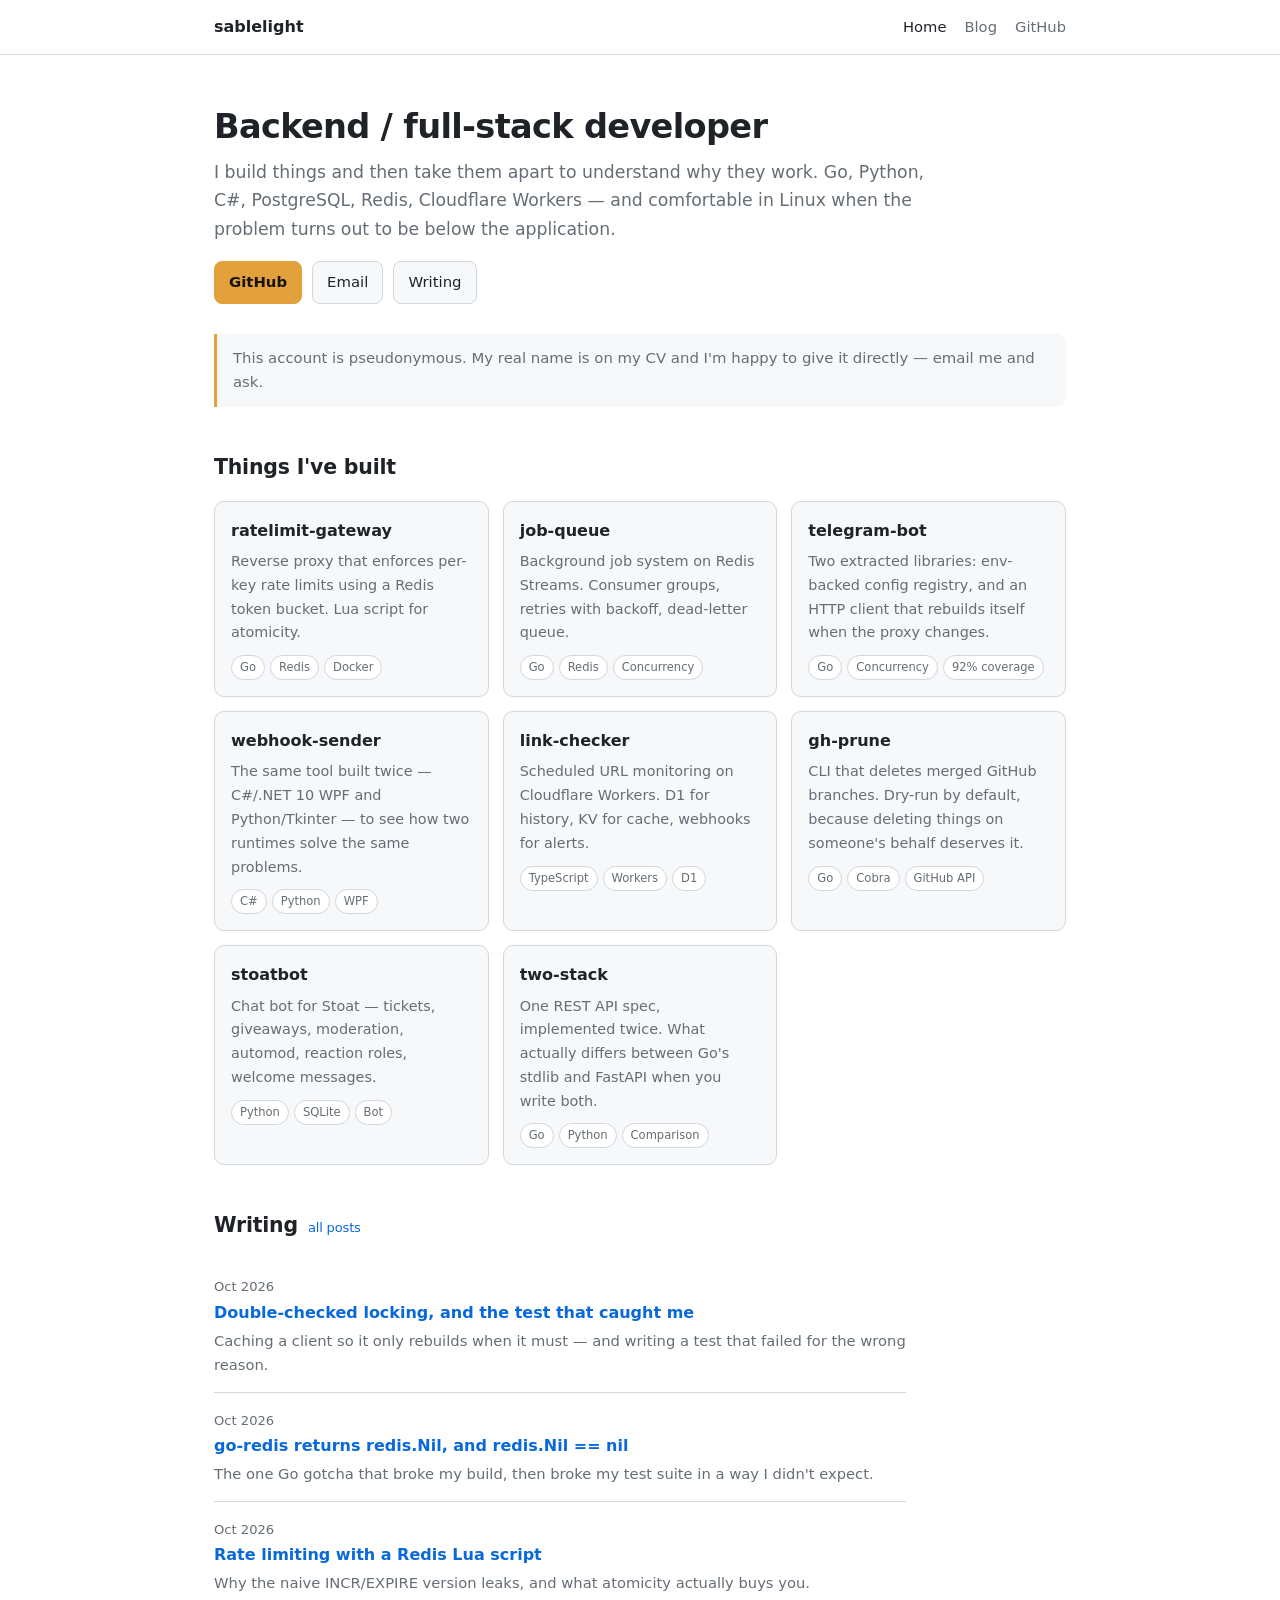
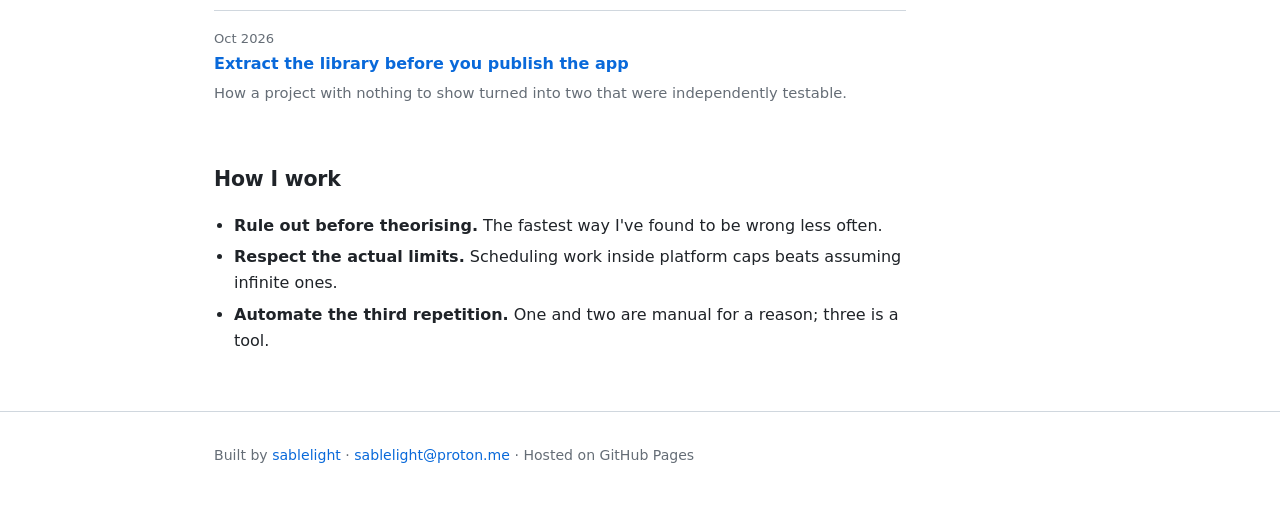
<file: index.html>
<!doctype html>
<html lang="en">
<head>
<meta charset="utf-8">
<meta name="viewport" content="width=device-width, initial-scale=1">
<title>sablelight</title>
<meta name="description" content="Backend / full-stack developer — Go, Python, C#, Redis, Cloudflare Workers. Notes on the parts that bit me.">
<link rel="stylesheet" href="assets/style.css">
</head>
<body>

<header class="site">
  <div class="wrap">
    <span class="brand">sablelight</span>
    <nav>
      <a href="./" class="on">Home</a>
      <a href="blog.html">Blog</a>
      <a href="https://github.com/sablelight">GitHub</a>
    </nav>
  </div>
</header>

<main class="wrap">

  <div class="hero">
    <h1>Backend / full-stack developer</h1>
    <p class="lead">
      I build things and then take them apart to understand why they work.
      Go, Python, C#, PostgreSQL, Redis, Cloudflare Workers — and comfortable in
      Linux when the problem turns out to be below the application.
    </p>
    <div class="cta">
      <a class="btn primary" href="https://github.com/sablelight">GitHub</a>
      <a class="btn" href="mailto:sablelight@proton.me">Email</a>
      <a class="btn" href="blog.html">Writing</a>
    </div>
  </div>

  <div class="note">
    This account is pseudonymous. My real name is on my CV and I'm happy to give
    it directly — email me and ask.
  </div>

  <section>
    <h2>Things I've built</h2>
    <div class="grid">

      <div class="card">
        <h3><a href="https://github.com/sablelight/ratelimit-gateway">ratelimit-gateway</a></h3>
        <p>Reverse proxy that enforces per-key rate limits using a Redis token bucket. Lua script for atomicity.</p>
        <div class="stack"><span class="tag">Go</span><span class="tag">Redis</span><span class="tag">Docker</span></div>
      </div>

      <div class="card">
        <h3><a href="https://github.com/sablelight/job-queue">job-queue</a></h3>
        <p>Background job system on Redis Streams. Consumer groups, retries with backoff, dead-letter queue.</p>
        <div class="stack"><span class="tag">Go</span><span class="tag">Redis</span><span class="tag">Concurrency</span></div>
      </div>

      <div class="card">
        <h3><a href="https://github.com/sablelight/telegram-bot">telegram-bot</a></h3>
        <p>Two extracted libraries: env-backed config registry, and an HTTP client that rebuilds itself when the proxy changes.</p>
        <div class="stack"><span class="tag">Go</span><span class="tag">Concurrency</span><span class="tag">92% coverage</span></div>
      </div>

      <div class="card">
        <h3><a href="https://github.com/sablelight/webhook-sender">webhook-sender</a></h3>
        <p>The same tool built twice — C#/.NET 10 WPF and Python/Tkinter — to see how two runtimes solve the same problems.</p>
        <div class="stack"><span class="tag">C#</span><span class="tag">Python</span><span class="tag">WPF</span></div>
      </div>

      <div class="card">
        <h3><a href="https://github.com/sablelight/link-checker">link-checker</a></h3>
        <p>Scheduled URL monitoring on Cloudflare Workers. D1 for history, KV for cache, webhooks for alerts.</p>
        <div class="stack"><span class="tag">TypeScript</span><span class="tag">Workers</span><span class="tag">D1</span></div>
      </div>

      <div class="card">
        <h3><a href="https://github.com/sablelight/gh-prune">gh-prune</a></h3>
        <p>CLI that deletes merged GitHub branches. Dry-run by default, because deleting things on someone's behalf deserves it.</p>
        <div class="stack"><span class="tag">Go</span><span class="tag">Cobra</span><span class="tag">GitHub API</span></div>
      </div>

      <div class="card">
        <h3><a href="https://github.com/sablelight/stoatbot">stoatbot</a></h3>
        <p>Chat bot for Stoat — tickets, giveaways, moderation, automod, reaction roles, welcome messages.</p>
        <div class="stack"><span class="tag">Python</span><span class="tag">SQLite</span><span class="tag">Bot</span></div>
      </div>

      <div class="card">
        <h3><a href="https://github.com/sablelight/two-stack">two-stack</a></h3>
        <p>One REST API spec, implemented twice. What actually differs between Go's stdlib and FastAPI when you write both.</p>
        <div class="stack"><span class="tag">Go</span><span class="tag">Python</span><span class="tag">Comparison</span></div>
      </div>

    </div>
  </section>

  <section>
    <h2>Writing <span class="count"><a href="blog.html">all posts</a></span></h2>
    <ul class="posts">
      <li>
        <span class="date">Oct 2026</span>
        <div class="t"><a href="posts/double-checked-locking.html">Double-checked locking, and the test that caught me</a></div>
        <div class="d">Caching a client so it only rebuilds when it must — and writing a test that failed for the wrong reason.</div>
      </li>
      <li>
        <span class="date">Oct 2026</span>
        <div class="t"><a href="posts/go-redis-nil.html">go-redis returns redis.Nil, and redis.Nil == nil</a></div>
        <div class="d">The one Go gotcha that broke my build, then broke my test suite in a way I didn't expect.</div>
      </li>
      <li>
        <span class="date">Oct 2026</span>
        <div class="t"><a href="posts/token-bucket-lua.html">Rate limiting with a Redis Lua script</a></div>
        <div class="d">Why the naive INCR/EXPIRE version leaks, and what atomicity actually buys you.</div>
      </li>
      <li>
        <span class="date">Oct 2026</span>
        <div class="t"><a href="posts/extract-before-you-publish.html">Extract the library before you publish the app</a></div>
        <div class="d">How a project with nothing to show turned into two that were independently testable.</div>
      </li>
    </ul>
  </section>

  <section>
    <h2>How I work</h2>
    <ul>
      <li><strong>Rule out before theorising.</strong> The fastest way I've found to be wrong less often.</li>
      <li><strong>Respect the actual limits.</strong> Scheduling work inside platform caps beats assuming infinite ones.</li>
      <li><strong>Automate the third repetition.</strong> One and two are manual for a reason; three is a tool.</li>
    </ul>
  </section>

</main>

<footer class="site">
  <div class="wrap">
    <p>
      Built by <a href="https://github.com/sablelight">sablelight</a> ·
      <a href="mailto:sablelight@proton.me">sablelight@proton.me</a> ·
      Hosted on GitHub Pages
    </p>
  </div>
</footer>

</body>
</html>
</file>
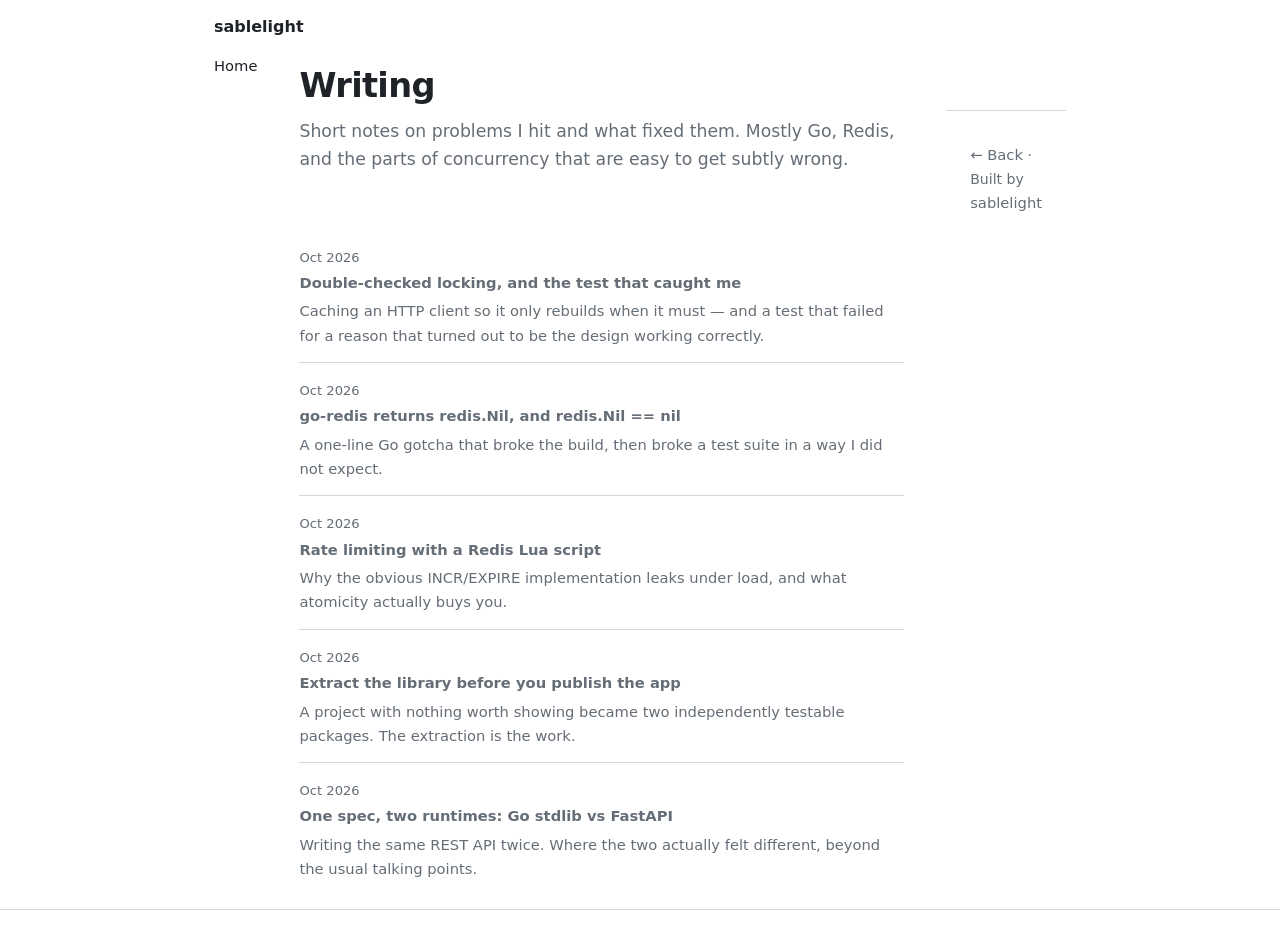
<file: blog.html>
<!doctype html>
<html lang="en">
<head>
<meta charset="utf-8">
<meta name="viewport" content="width=device-width, initial-scale=1">
<title>Writing — sablelight</title>
<meta name="description" content="Backend / full-stack developer — Go, Python, C#, Redis, Cloudflare Workers. Notes on the parts that bit me.">
<link rel="stylesheet" href="assets/style.css">
</head>
<body>

<header class="site">
  <div class="wrap">
    <span class="brand">sablelight</span>
    <nav>
      <a href="./" class="on">Home</a>
<main class="wrap">
  <div class="hero">
    <h1>Writing</h1>
    <p class="lead">
      Short notes on problems I hit and what fixed them. Mostly Go, Redis, and
      the parts of concurrency that are easy to get subtly wrong.
    </p>
  </div>

  <ul class="posts">
    <li>
      <span class="date">Oct 2026</span>
      <div class="t"><a href="posts/double-checked-locking.html">Double-checked locking, and the test that caught me</a></div>
      <div class="d">Caching an HTTP client so it only rebuilds when it must — and a test that failed for a reason that turned out to be the design working correctly.</div>
    </li>
    <li>
      <span class="date">Oct 2026</span>
      <div class="t"><a href="posts/go-redis-nil.html">go-redis returns redis.Nil, and redis.Nil == nil</a></div>
      <div class="d">A one-line Go gotcha that broke the build, then broke a test suite in a way I did not expect.</div>
    </li>
    <li>
      <span class="date">Oct 2026</span>
      <div class="t"><a href="posts/token-bucket-lua.html">Rate limiting with a Redis Lua script</a></div>
      <div class="d">Why the obvious INCR/EXPIRE implementation leaks under load, and what atomicity actually buys you.</div>
    </li>
    <li>
      <span class="date">Oct 2026</span>
      <div class="t"><a href="posts/extract-before-you-publish.html">Extract the library before you publish the app</a></div>
      <div class="d">A project with nothing worth showing became two independently testable packages. The extraction is the work.</div>
    </li>
    <li>
      <span class="date">Oct 2026</span>
      <div class="t"><a href="posts/go-vs-python-rest.html">One spec, two runtimes: Go stdlib vs FastAPI</a></div>
      <div class="d">Writing the same REST API twice. Where the two actually felt different, beyond the usual talking points.</div>
    </li>
  </ul>
</main>

<footer class="site">
  <div class="wrap">
    <p><a href="./">← Back</a> · Built by <a href="https://github.com/sablelight">sablelight</a></p>
  </div>
</footer>

</body>
</html>
</file>
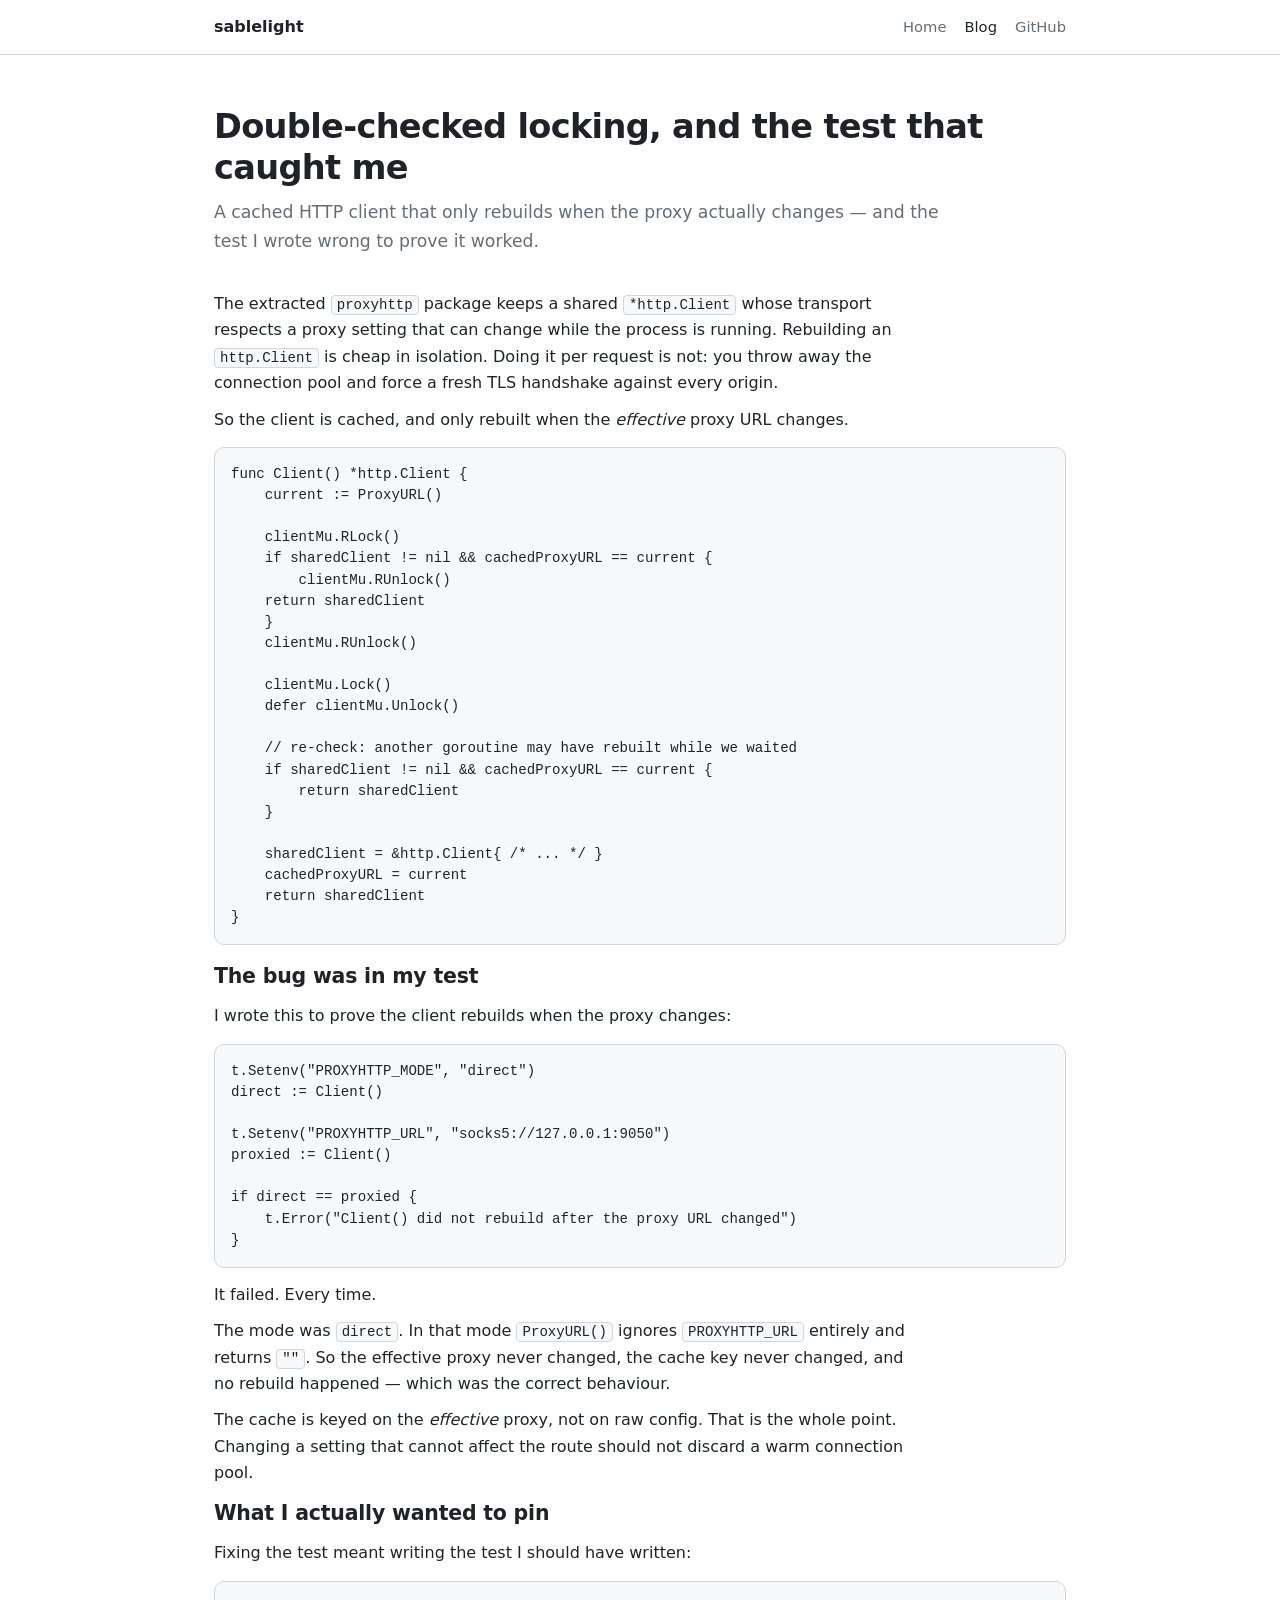
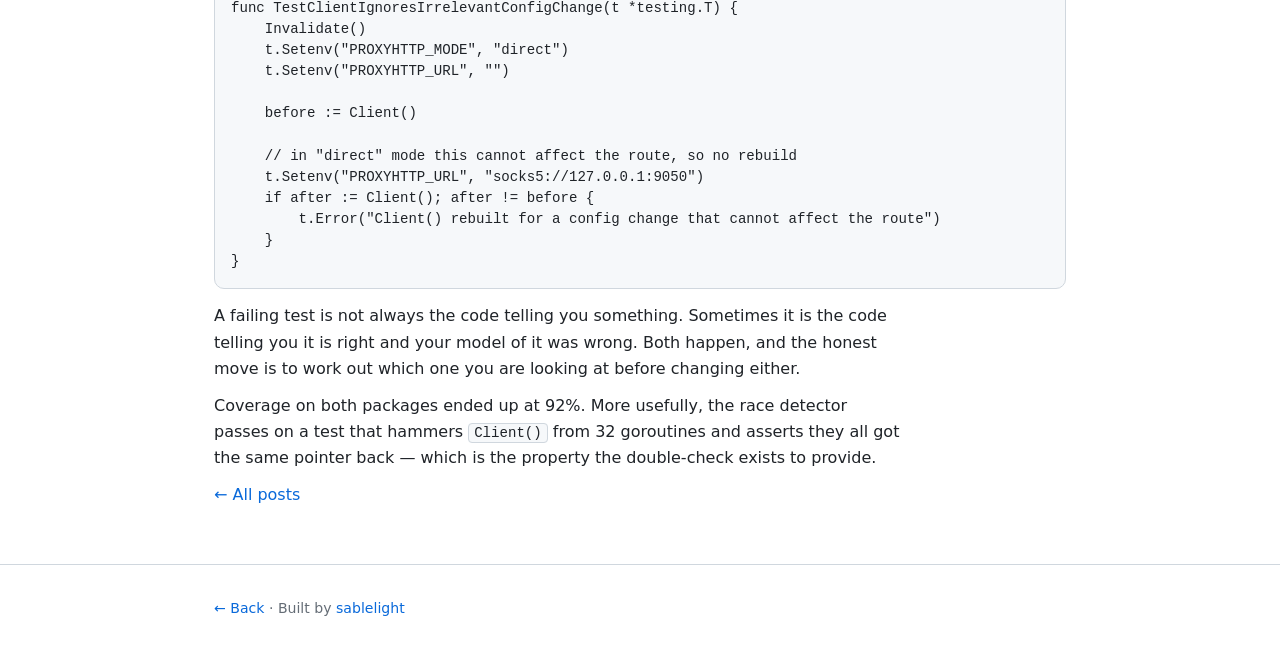
<file: posts/double-checked-locking.html>
<!doctype html>
<html lang="en">
<head>
<meta charset="utf-8">
<meta name="viewport" content="width=device-width, initial-scale=1">
<title>Double-checked locking, and the test that caught me — sablelight</title>
<meta name="description" content="Caching an HTTP client so it only rebuilds when it must, and a test that failed for the right reason.">
<link rel="stylesheet" href="../assets/style.css">
</head>
<body>

<header class="site">
  <div class="wrap">
    <span class="brand">sablelight</span>
    <nav>
      <a href="../">Home</a>
      <a href="../blog.html" class="on">Blog</a>
      <a href="https://github.com/sablelight">GitHub</a>
    </nav>
  </div>
</header>
</</content>
<main class="wrap">
  <div class="hero">
    <h1>Double-checked locking, and the test that caught me</h1>
    <p class="lead">
      A cached HTTP client that only rebuilds when the proxy actually changes —
      and the test I wrote wrong to prove it worked.
    </p>
  </div>

  <p>
    The extracted <code>proxyhttp</code> package keeps a shared <code>*http.Client</code>
    whose transport respects a proxy setting that can change while the process is
    running. Rebuilding an <code>http.Client</code> is cheap in isolation. Doing it
    per request is not: you throw away the connection pool and force a fresh TLS
    handshake against every origin.
  </p>

  <p>So the client is cached, and only rebuilt when the <em>effective</em> proxy URL changes.</p>

<pre><code>func Client() *http.Client {
    current := ProxyURL()

    clientMu.RLock()
    if sharedClient != nil &amp;&amp; cachedProxyURL == current {
        clientMu.RUnlock()
    return sharedClient
    }
    clientMu.RUnlock()

    clientMu.Lock()
    defer clientMu.Unlock()

    // re-check: another goroutine may have rebuilt while we waited
    if sharedClient != nil &amp;&amp; cachedProxyURL == current {
        return sharedClient
    }

    sharedClient = &amp;http.Client{ /* ... */ }
    cachedProxyURL = current
    return sharedClient
}</code></pre>

  <h2>The bug was in my test</h2>

  <p>
    I wrote this to prove the client rebuilds when the proxy changes:
  </p>

<pre><code>t.Setenv("PROXYHTTP_MODE", "direct")
direct := Client()

t.Setenv("PROXYHTTP_URL", "socks5://127.0.0.1:9050")
proxied := Client()

if direct == proxied {
    t.Error("Client() did not rebuild after the proxy URL changed")
}</code></pre>

  <p>It failed. Every time.</p>

  <p>
    The mode was <code>direct</code>. In that mode <code>ProxyURL()</code> ignores
    <code>PROXYHTTP_URL</code> entirely and returns <code>""</code>. So the effective
    proxy never changed, the cache key never changed, and no rebuild happened — which
    was the correct behaviour.
  </p>

  <p>
    The cache is keyed on the <em>effective</em> proxy, not on raw config. That is the
    whole point. Changing a setting that cannot affect the route should not discard a
    warm connection pool.
  </p>

  <h2>What I actually wanted to pin</h2>

  <p>Fixing the test meant writing the test I should have written:</p>

<pre><code>func TestClientIgnoresIrrelevantConfigChange(t *testing.T) {
    Invalidate()
    t.Setenv("PROXYHTTP_MODE", "direct")
    t.Setenv("PROXYHTTP_URL", "")

    before := Client()

    // in "direct" mode this cannot affect the route, so no rebuild
    t.Setenv("PROXYHTTP_URL", "socks5://127.0.0.1:9050")
    if after := Client(); after != before {
        t.Error("Client() rebuilt for a config change that cannot affect the route")
    }
}</code></pre>

  <p>
    A failing test is not always the code telling you something. Sometimes it is the
    code telling you it is right and your model of it was wrong. Both happen, and the
    honest move is to work out which one you are looking at before changing either.
  </p>

  <p>
    Coverage on both packages ended up at 92%. More usefully, the race detector passes
    on a test that hammers <code>Client()</code> from 32 goroutines and asserts they
    all got the same pointer back — which is the property the double-check exists to
    provide.
  </p>

  <p><a href="../blog.html">← All posts</a></p>
</main>

<footer class="site">
  <div class="wrap">
    <p><a href="../">← Back</a> · Built by <a href="https://github.com/sablelight">sablelight</a></p>
  </div>
</footer>

</body>
</html>
</file>
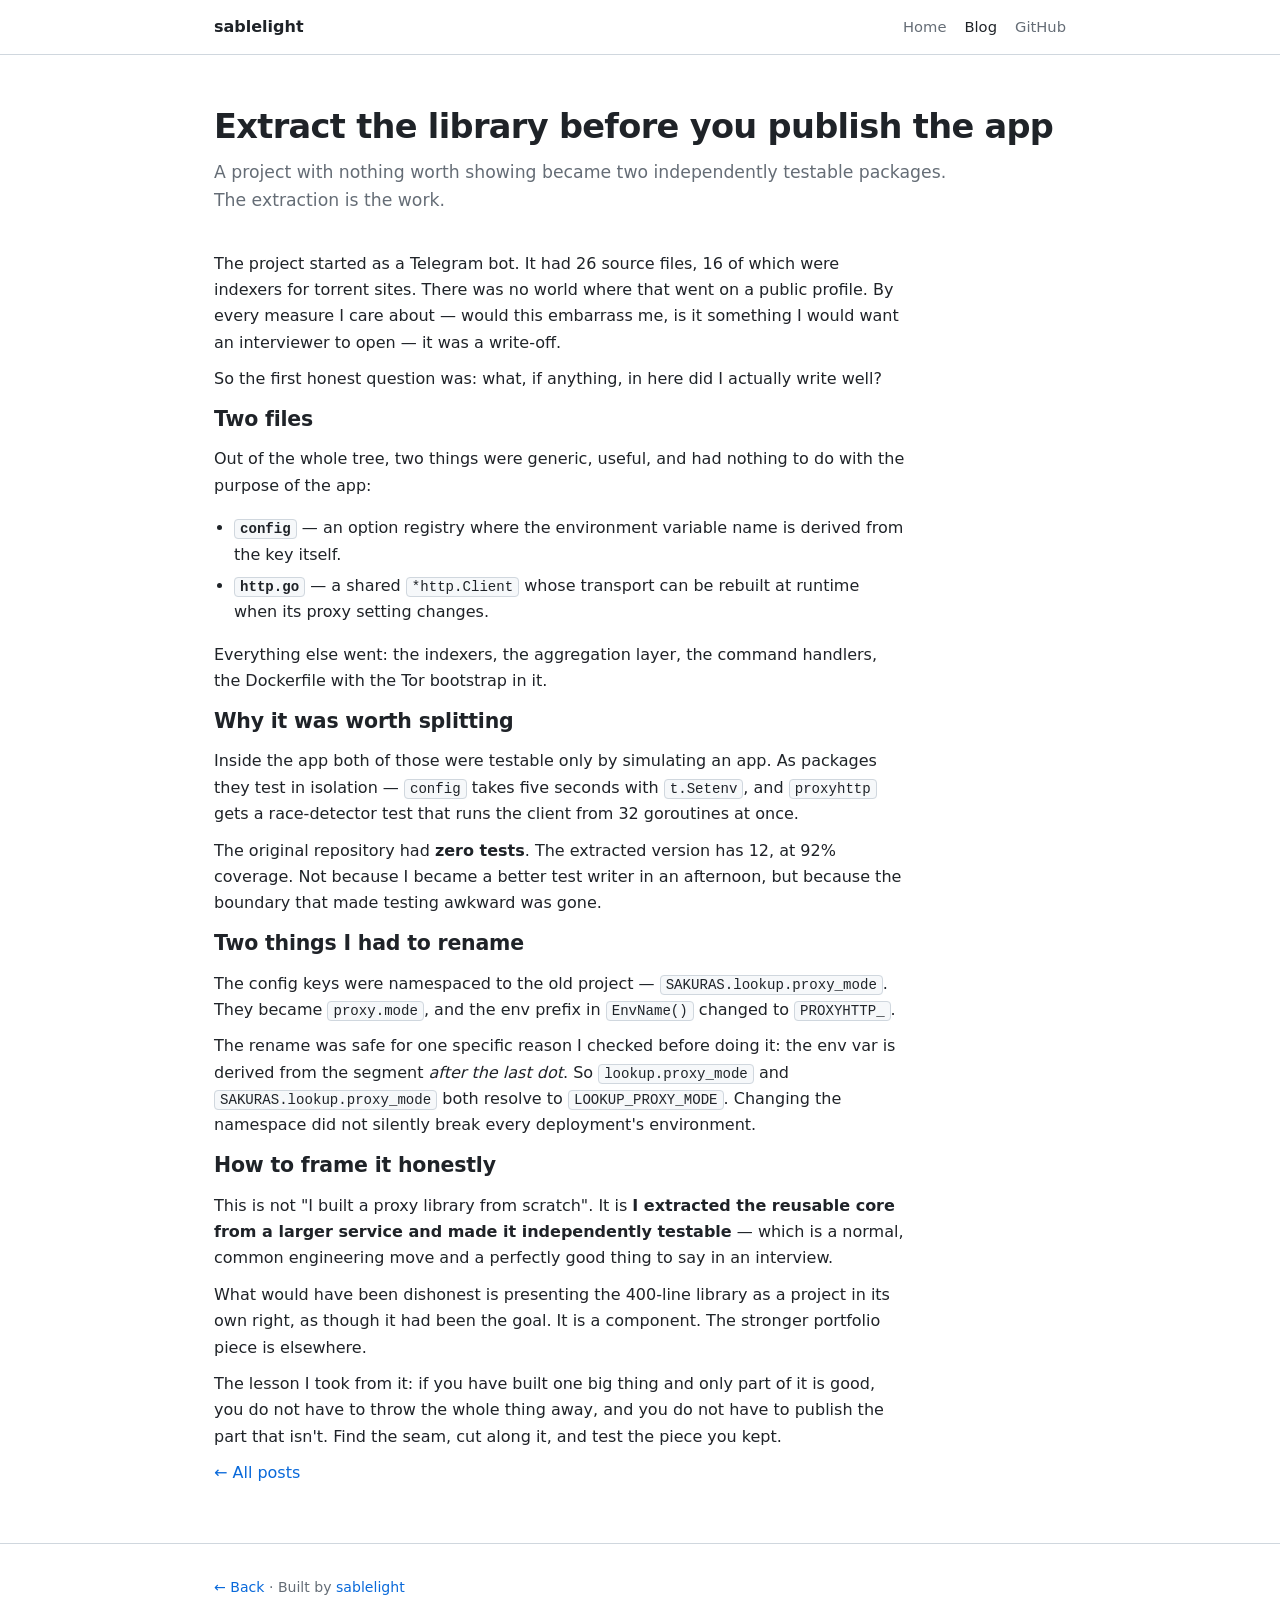
<file: posts/extract-before-you-publish.html>
<!doctype html>
<html lang="en">
<head>
<meta charset="utf-8">
<meta name="viewport" content="width=device-width, initial-scale=1">
<title>Extract the library before you publish the app — sablelight</title>
<meta name="description" content="A project with nothing worth showing became two independently testable packages. The extraction is the work.">
<link rel="stylesheet" href="../assets/style.css">
</head>
<body>

<header class="site">
  <div class="wrap">
    <span class="brand">sablelight</span>
    <nav>
      <a href="../">Home</a>
      <a href="../blog.html" class="on">Blog</a>
      <a href="https://github.com/sablelight">GitHub</a>
    </nav>
  </div>
</header>

<main class="wrap">
  <div class="hero">
    <h1>Extract the library before you publish the app</h1>
    <p class="lead">
      A project with nothing worth showing became two independently testable
      packages. The extraction is the work.
    </p>
  </div>
  <p>
    The project started as a Telegram bot. It had 26 source files, 16 of which were
    indexers for torrent sites. There was no world where that went on a public
    profile. By every measure I care about — would this embarrass me, is it something
    I would want an interviewer to open — it was a write-off.
  </p>

  <p>So the first honest question was: what, if anything, in here did I actually write well?</p>

  <h2>Two files</h2>

  <p>Out of the whole tree, two things were generic, useful, and had nothing to do with
    the purpose of the app:</p>

  <ul>
    <li><strong><code>config</code></strong> — an option registry where the environment
        variable name is derived from the key itself.</li>
    <li><strong><code>http.go</code></strong> — a shared <code>*http.Client</code>
        whose transport can be rebuilt at runtime when its proxy setting changes.</li>
  </ul>

  <p>
    Everything else went: the indexers, the aggregation layer, the command handlers,
    the Dockerfile with the Tor bootstrap in it.
  </p>
  <h2>Why it was worth splitting</h2>

  <p>
    Inside the app both of those were testable only by simulating an app. As packages
    they test in isolation — <code>config</code> takes five seconds with
    <code>t.Setenv</code>, and <code>proxyhttp</code> gets a race-detector test that
    runs the client from 32 goroutines at once.
  </p>

  <p>
    The original repository had <strong>zero tests</strong>. The extracted version has
    12, at 92% coverage. Not because I became a better test writer in an afternoon,
    but because the boundary that made testing awkward was gone.
  </p>

  <h2>Two things I had to rename</h2>

  <p>
    The config keys were namespaced to the old project —
    <code>SAKURAS.lookup.proxy_mode</code>. They became
    <code>proxy.mode</code>, and the env prefix in <code>EnvName()</code> changed to
    <code>PROXYHTTP_</code>.
  </p>

  <p>
    The rename was safe for one specific reason I checked before doing it: the env
    var is derived from the segment <em>after the last dot</em>. So
    <code>lookup.proxy_mode</code> and <code>SAKURAS.lookup.proxy_mode</code> both
    resolve to <code>LOOKUP_PROXY_MODE</code>. Changing the namespace did not silently
    break every deployment's environment.
  </p>
  <h2>How to frame it honestly</h2>

  <p>
    This is not "I built a proxy library from scratch". It is
    <strong>I extracted the reusable core from a larger service and made it
    independently testable</strong> — which is a normal, common engineering move and a
    perfectly good thing to say in an interview.
  </p>

  <p>
    What would have been dishonest is presenting the 400-line library as a project in
    its own right, as though it had been the goal. It is a component. The stronger
    portfolio piece is elsewhere.
  </p>

  <p>
    The lesson I took from it: if you have built one big thing and only part of it is
    good, you do not have to throw the whole thing away, and you do not have to publish
    the part that isn't. Find the seam, cut along it, and test the piece you kept.
  </p>

  <p><a href="../blog.html">← All posts</a></p>
</main>

<footer class="site">
  <div class="wrap">
    <p><a href="../">← Back</a> · Built by <a href="https://github.com/sablelight">sablelight</a></p>
  </div>
</footer>

</body>
</html>
</file>
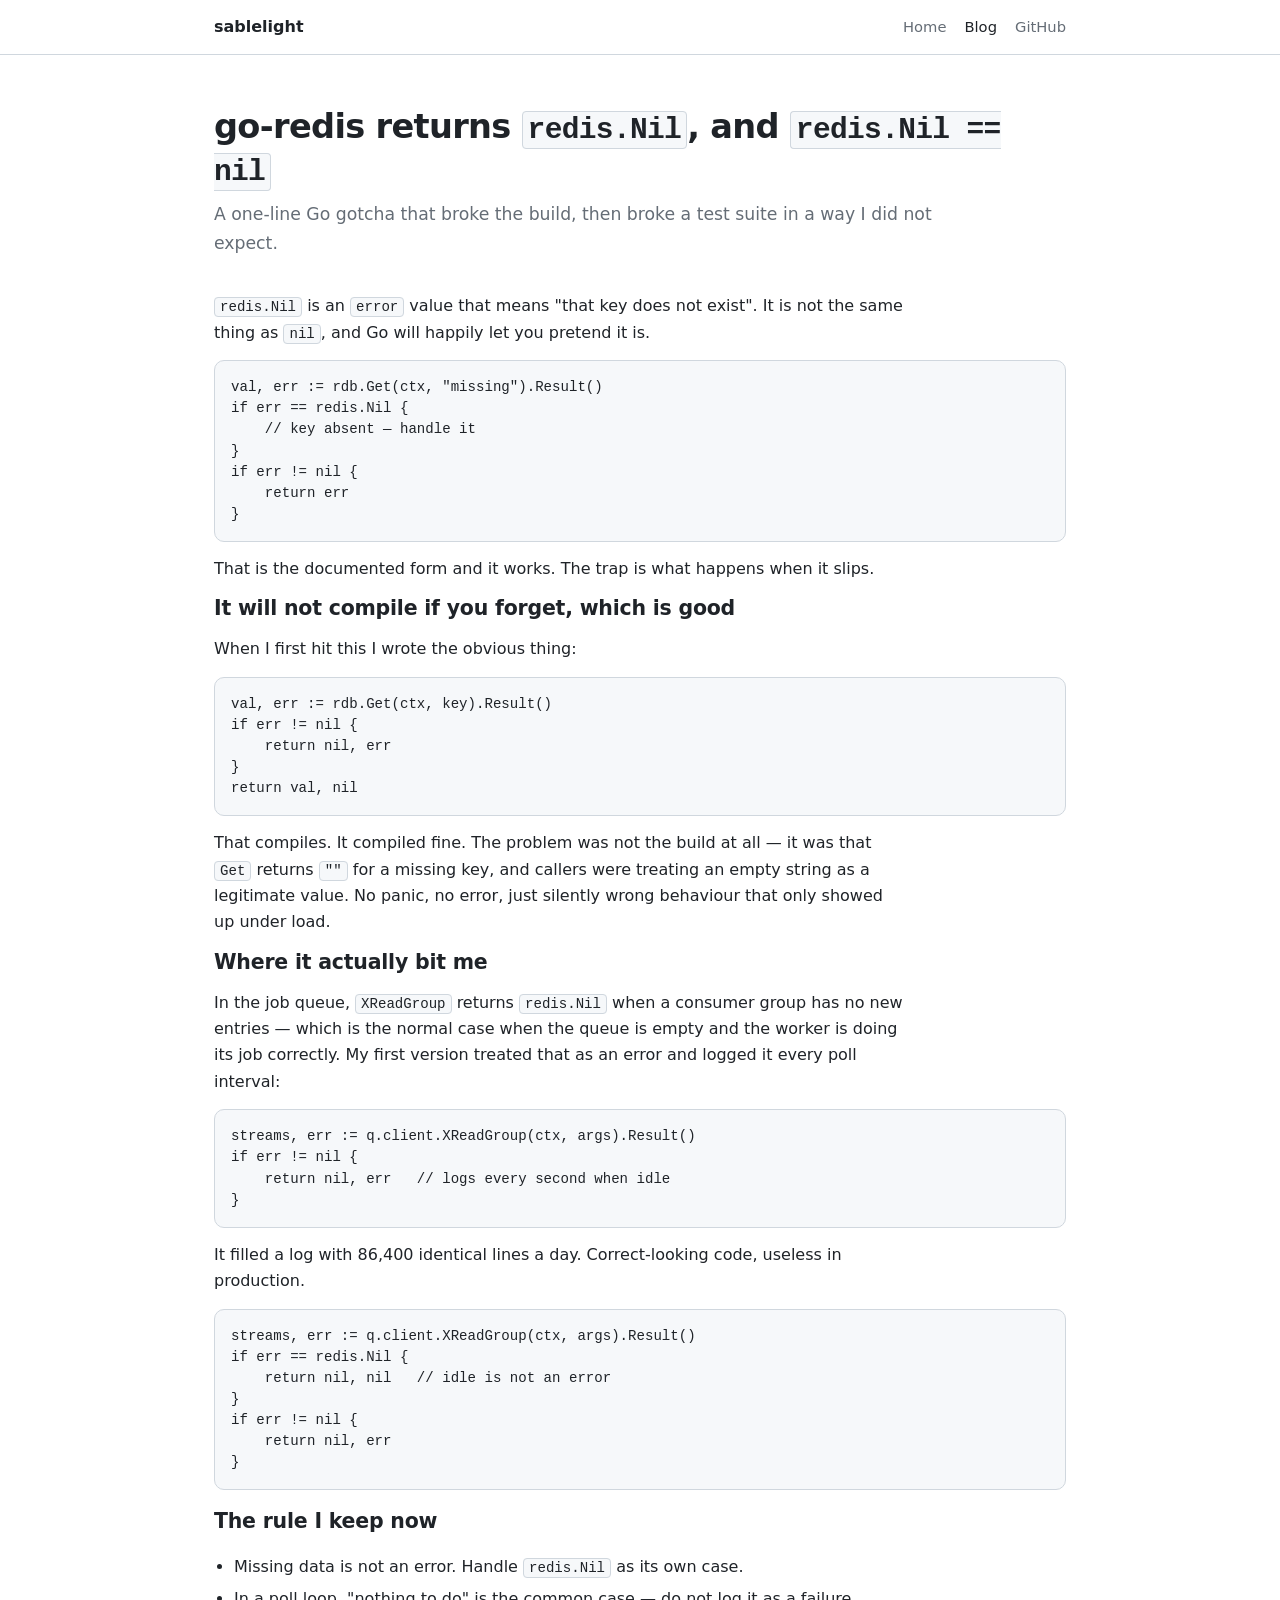
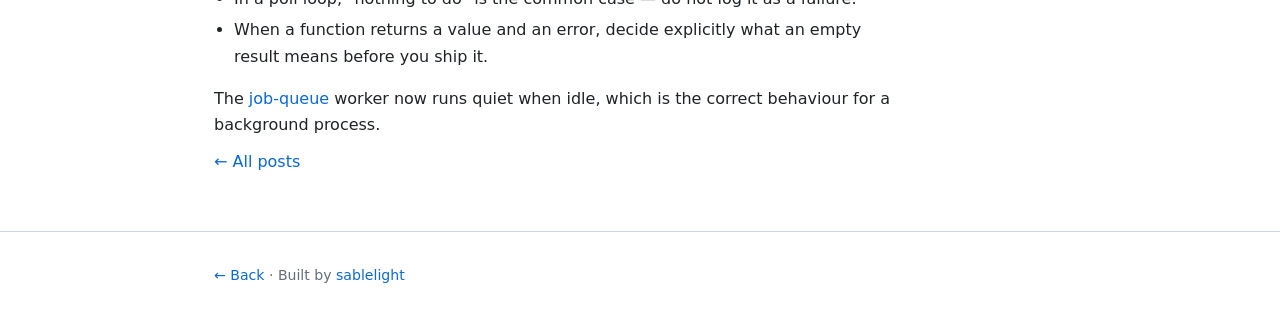
<file: posts/go-redis-nil.html>
<!doctype html>
<html lang="en">
<head>
<meta charset="utf-8">
<meta name="viewport" content="width=device-width, initial-scale=1">
<title>go-redis returns redis.Nil, and redis.Nil == nil — sablelight</title>
<meta name="description" content="A one-line Go gotcha that broke the build, then broke a test suite in a way I did not expect.">
<link rel="stylesheet" href="../assets/style.css">
</head>
<body>

<header class="site">
  <div class="wrap">
    <span class="brand">sablelight</span>
    <nav>
      <a href="../">Home</a>
      <a href="../blog.html" class="on">Blog</a>
      <a href="https://github.com/sablelight">GitHub</a>
    </nav>
  </div>
</header>

<main class="wrap">
  <div class="hero">
    <h1>go-redis returns <code>redis.Nil</code>, and <code>redis.Nil == nil</code></h1>
    <p class="lead">
      A one-line Go gotcha that broke the build, then broke a test suite in a way
      I did not expect.
    </p>
  </div>

  <p>
    <code>redis.Nil</code> is an <code>error</code> value that means "that key does not
    exist". It is not the same thing as <code>nil</code>, and Go will happily let you
    pretend it is.
  </p>

<pre><code>val, err := rdb.Get(ctx, "missing").Result()
if err == redis.Nil {
    // key absent — handle it
}
if err != nil {
    return err
}</code></pre>

  <p>That is the documented form and it works. The trap is what happens when it slips.</p>

  <h2>It will not compile if you forget, which is good</h2>

  <p>
    When I first hit this I wrote the obvious thing:
  </p>

<pre><code>val, err := rdb.Get(ctx, key).Result()
if err != nil {
    return nil, err
}
return val, nil</code></pre>

  <p>
    That compiles. It compiled fine. The problem was not the build at all — it was that
    <code>Get</code> returns <code>""</code> for a missing key, and callers were
    treating an empty string as a legitimate value. No panic, no error, just silently
    wrong behaviour that only showed up under load.
  </p>

  <h2>Where it actually bit me</h2>

  <p>
    In the job queue, <code>XReadGroup</code> returns <code>redis.Nil</code> when a
    consumer group has no new entries — which is the normal case when the queue is
    empty and the worker is doing its job correctly. My first version treated that as
    an error and logged it every poll interval:
  </p>

<pre><code>streams, err := q.client.XReadGroup(ctx, args).Result()
if err != nil {
    return nil, err   // logs every second when idle
}</code></pre>

  <p>It filled a log with 86,400 identical lines a day. Correct-looking code, useless in production.</p>

<pre><code>streams, err := q.client.XReadGroup(ctx, args).Result()
if err == redis.Nil {
    return nil, nil   // idle is not an error
}
if err != nil {
    return nil, err
}</code></pre>

  <h2>The rule I keep now</h2>

  <ul>
    <li>Missing data is not an error. Handle <code>redis.Nil</code> as its own case.</li>
    <li>In a poll loop, "nothing to do" is the common case — do not log it as a failure.</li>
    <li>When a function returns a value and an error, decide explicitly what an empty
        result means before you ship it.</li>
  </ul>

  <p>
    The <a href="https://github.com/sablelight/job-queue">job-queue</a> worker now runs
    quiet when idle, which is the correct behaviour for a background process.
  </p>

  <p><a href="../blog.html">← All posts</a></p>
</main>

<footer class="site">
  <div class="wrap">
    <p><a href="../">← Back</a> · Built by <a href="https://github.com/sablelight">sablelight</a></p>
  </div>
</footer>

</body>
</html>
</file>
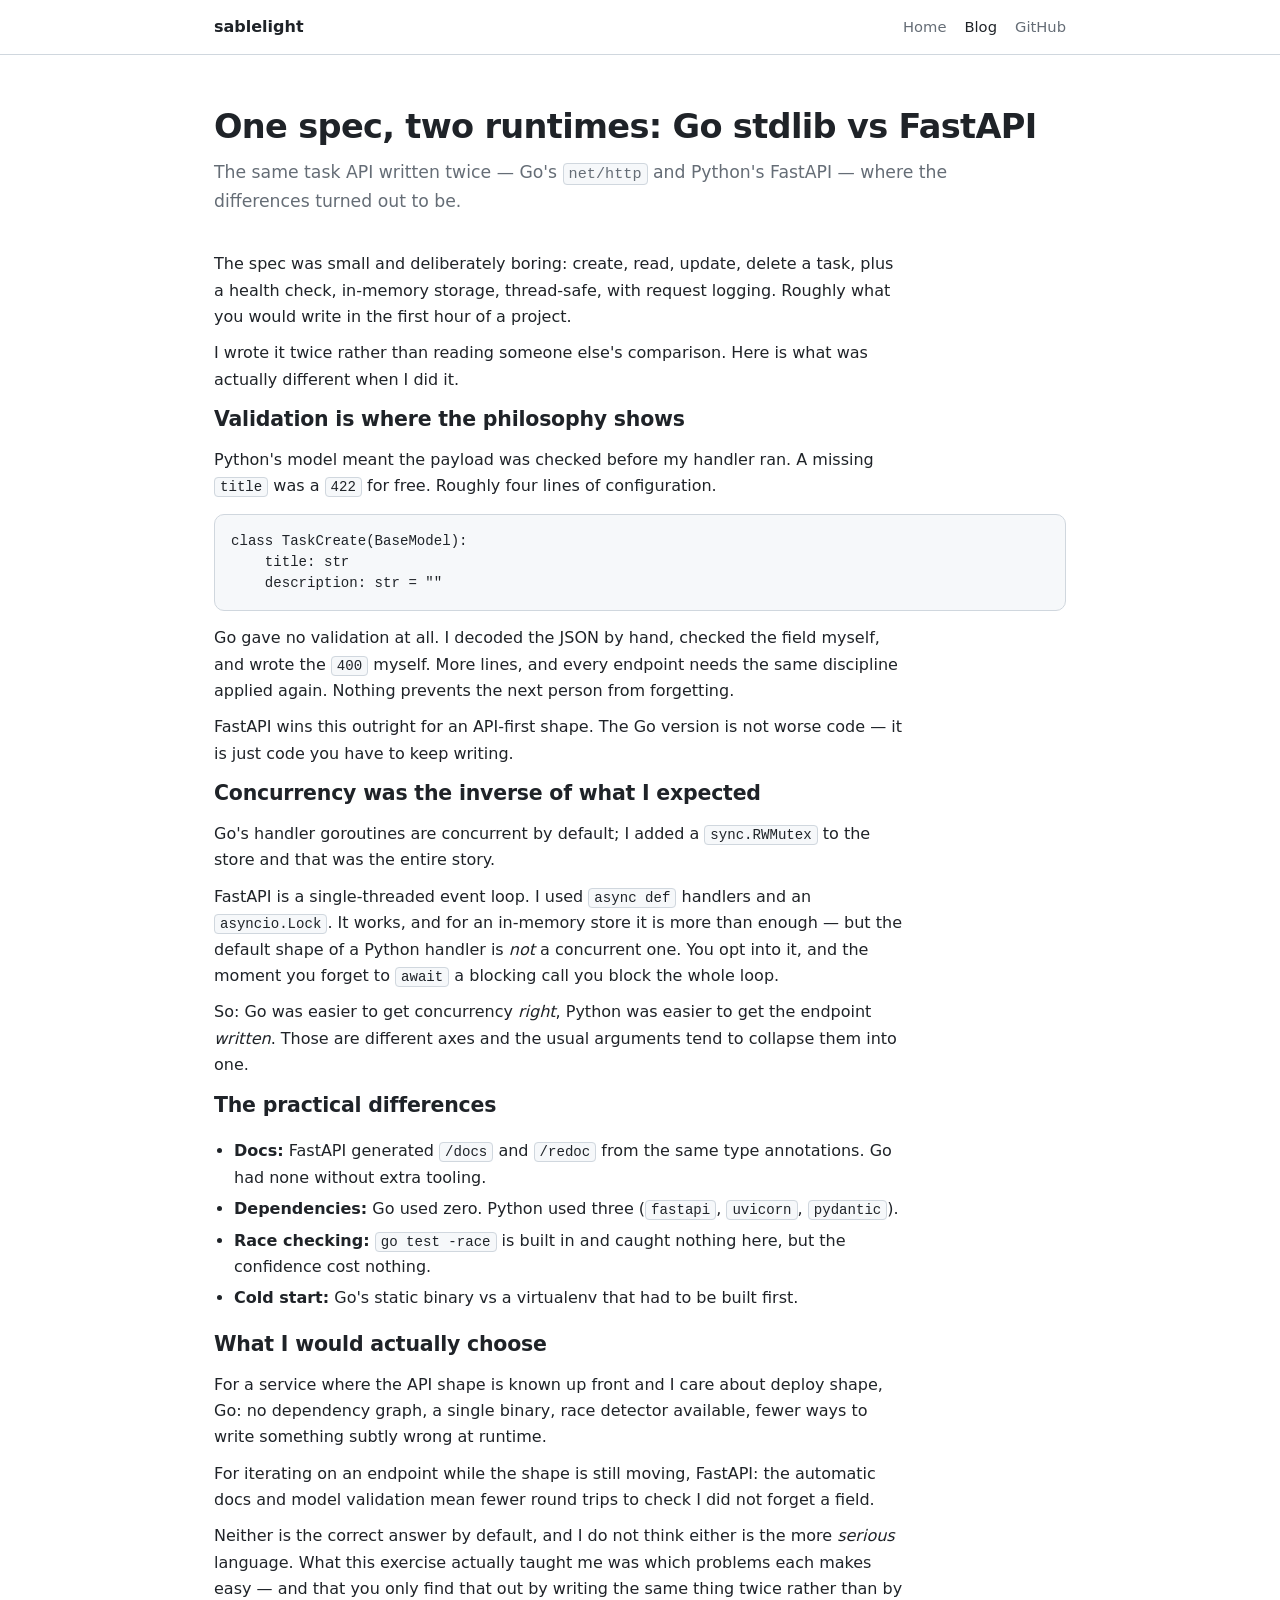
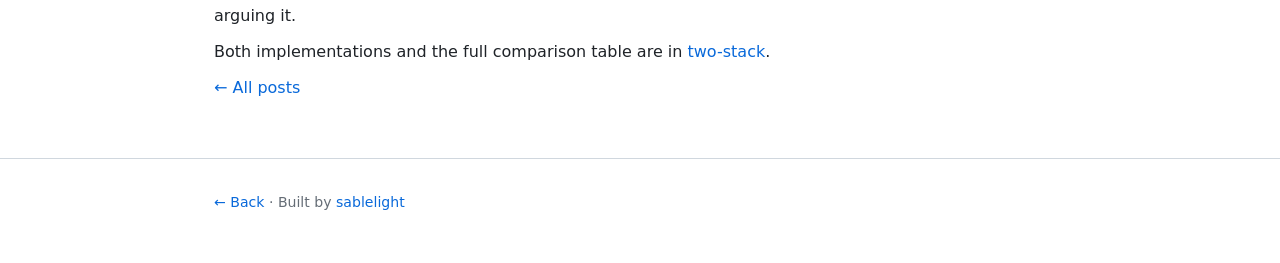
<file: posts/go-vs-python-rest.html>
<!doctype html>
<html lang="en">
<head>
<meta charset="utf-8">
<meta name="viewport" content="width=device-width, initial-scale=1">
<title>One spec, two runtimes: Go stdlib vs FastAPI — sablelight</title>
<meta name="description" content="Writing the same REST API twice. Where the two actually felt different, beyond the usual talking points.">
<link rel="stylesheet" href="../assets/style.css">
</head>
<body>

<header class="site">
  <div class="wrap">
    <span class="brand">sablelight</span>
    <nav>
      <a href="../">Home</a>
      <a href="../blog.html" class="on">Blog</a>
      <a href="https://github.com/sablelight">GitHub</a>
    </nav>
  </div>
</header>

<main class="wrap">
  <div class="hero">
    <h1>One spec, two runtimes: Go stdlib vs FastAPI</h1>
    <p class="lead">
      The same task API written twice — Go's <code>net/http</code> and Python's
      FastAPI — where the differences turned out to be.
    </p>
  </div>
  <p>
    The spec was small and deliberately boring: create, read, update, delete a task,
    plus a health check, in-memory storage, thread-safe, with request logging. Roughly
    what you would write in the first hour of a project.
  </p>

  <p>
    I wrote it twice rather than reading someone else's comparison. Here is what was
    actually different when I did it.
  </p>

  <h2>Validation is where the philosophy shows</h2>

  <p>
    Python's model meant the payload was checked before my handler ran. A missing
    <code>title</code> was a <code>422</code> for free. Roughly four lines of
    configuration.
  </p>

<pre><code>class TaskCreate(BaseModel):
    title: str
    description: str = ""</code></pre>

  <p>
    Go gave no validation at all. I decoded the JSON by hand, checked the field
    myself, and wrote the <code>400</code> myself. More lines, and every endpoint
    needs the same discipline applied again. Nothing prevents the next person from
    forgetting.
  </p>

  <p>
    FastAPI wins this outright for an API-first shape. The Go version is not worse
    code — it is just code you have to keep writing.
  </p>
  <h2>Concurrency was the inverse of what I expected</h2>

  <p>
    Go's handler goroutines are concurrent by default; I added a
    <code>sync.RWMutex</code> to the store and that was the entire story.
  </p>

  <p>
    FastAPI is a single-threaded event loop. I used <code>async def</code> handlers and
    an <code>asyncio.Lock</code>. It works, and for an in-memory store it is more than
    enough — but the default shape of a Python handler is <em>not</em> a concurrent one.
    You opt into it, and the moment you forget to <code>await</code> a blocking call you
    block the whole loop.
  </p>

  <p>
    So: Go was easier to get concurrency <em>right</em>, Python was easier to get the
    endpoint <em>written</em>. Those are different axes and the usual arguments tend to
    collapse them into one.
  </p>

  <h2>The practical differences</h2>

  <ul>
    <li><strong>Docs:</strong> FastAPI generated <code>/docs</code> and
        <code>/redoc</code> from the same type annotations. Go had none without extra
        tooling.</li>
    <li><strong>Dependencies:</strong> Go used zero. Python used three
        (<code>fastapi</code>, <code>uvicorn</code>, <code>pydantic</code>).</li>
    <li><strong>Race checking:</strong> <code>go test -race</code> is built in and
        caught nothing here, but the confidence cost nothing.</li>
    <li><strong>Cold start:</strong> Go's static binary vs a virtualenv that had to be
        built first.</li>
  </ul>
  <h2>What I would actually choose</h2>

  <p>
    For a service where the API shape is known up front and I care about deploy shape,
    Go: no dependency graph, a single binary, race detector available, fewer ways to
    write something subtly wrong at runtime.
  </p>

  <p>
    For iterating on an endpoint while the shape is still moving, FastAPI: the
    automatic docs and model validation mean fewer round trips to check I did not
    forget a field.
  </p>

  <p>
    Neither is the correct answer by default, and I do not think either is the more
    <em>serious</em> language. What this exercise actually taught me was which problems
    each makes easy — and that you only find that out by writing the same thing twice
    rather than by arguing it.
  </p>

  <p>
    Both implementations and the full comparison table are in
    <a href="https://github.com/sablelight/two-stack">two-stack</a>.
  </p>

  <p><a href="../blog.html">← All posts</a></p>
</main>

<footer class="site">
  <div class="wrap">
    <p><a href="../">← Back</a> · Built by <a href="https://github.com/sablelight">sablelight</a></p>
  </div>
</footer>

</body>
</html>
</file>
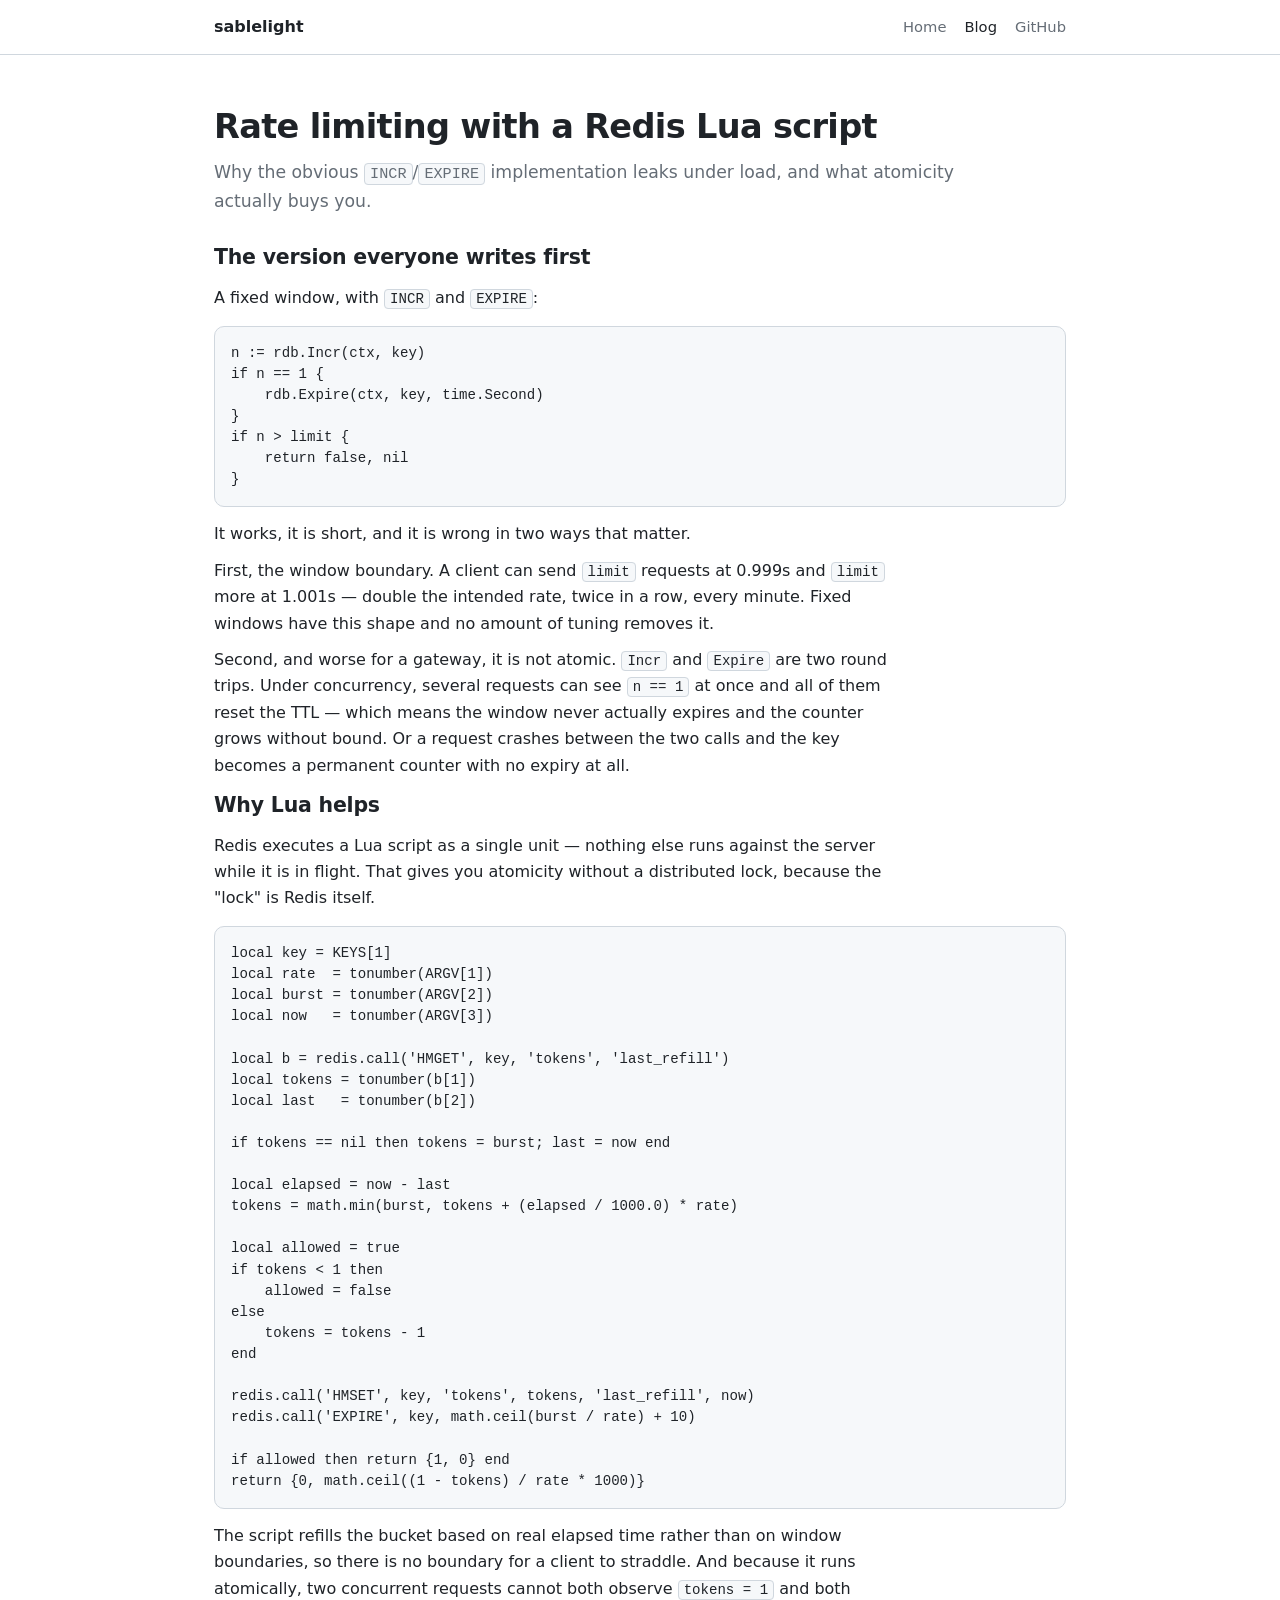
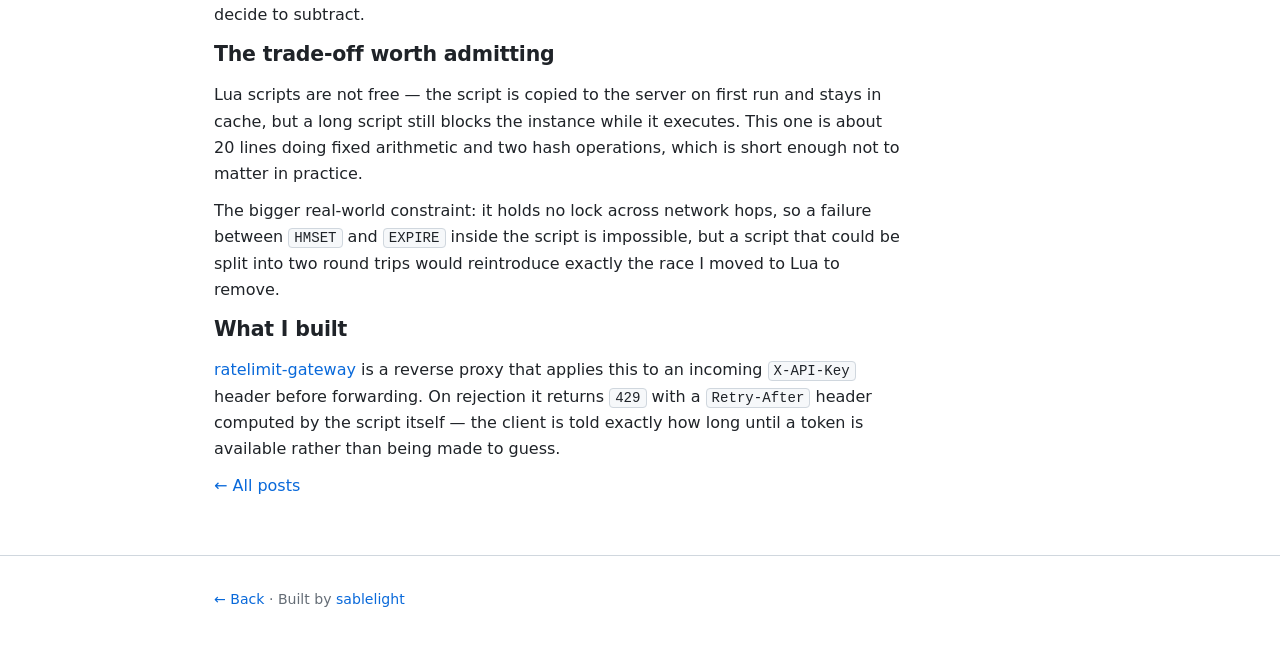
<file: posts/token-bucket-lua.html>
<!doctype html>
<html lang="en">
<head>
<meta charset="utf-8">
<meta name="viewport" content="width=device-width, initial-scale=1">
<title>Rate limiting with a Redis Lua script — sablelight</title>
<meta name="description" content="Why the obvious INCR/EXPIRE implementation leaks under load, and what atomicity actually buys you.">
<link rel="stylesheet" href="../assets/style.css">
</head>
<body>

<header class="site">
  <div class="wrap">
    <span class="brand">sablelight</span>
    <nav>
      <a href="../">Home</a>
      <a href="../blog.html" class="on">Blog</a>
      <a href="https://github.com/sablelight">GitHub</a>
    </nav>
  </div>
</header>

<main class="wrap">
  <div class="hero">
    <h1>Rate limiting with a Redis Lua script</h1>
    <p class="lead">
      Why the obvious <code>INCR</code>/<code>EXPIRE</code> implementation leaks under
      load, and what atomicity actually buys you.
    </p>
  </div>

  <h2>The version everyone writes first</h2>

  <p>A fixed window, with <code>INCR</code> and <code>EXPIRE</code>:</p>

<pre><code>n := rdb.Incr(ctx, key)
if n == 1 {
    rdb.Expire(ctx, key, time.Second)
}
if n > limit {
    return false, nil
}</code></pre>

  <p>
    It works, it is short, and it is wrong in two ways that matter.
  </p>

  <p>
    First, the window boundary. A client can send <code>limit</code> requests at
    0.999s and <code>limit</code> more at 1.001s — double the intended rate, twice in
    a row, every minute. Fixed windows have this shape and no amount of tuning removes
    it.
  </p>

  <p>
    Second, and worse for a gateway, it is not atomic. <code>Incr</code> and
    <code>Expire</code> are two round trips. Under concurrency, several requests can
    see <code>n == 1</code> at once and all of them reset the TTL — which means the
    window never actually expires and the counter grows without bound. Or a request
    crashes between the two calls and the key becomes a permanent counter with no
    expiry at all.
  </p>

  <h2>Why Lua helps</h2>

  <p>
    Redis executes a Lua script as a single unit — nothing else runs against the
    server while it is in flight. That gives you atomicity without a distributed lock,
    because the "lock" is Redis itself.
  </p>

<pre><code>local key = KEYS[1]
local rate  = tonumber(ARGV[1])
local burst = tonumber(ARGV[2])
local now   = tonumber(ARGV[3])

local b = redis.call('HMGET', key, 'tokens', 'last_refill')
local tokens = tonumber(b[1])
local last   = tonumber(b[2])

if tokens == nil then tokens = burst; last = now end

local elapsed = now - last
tokens = math.min(burst, tokens + (elapsed / 1000.0) * rate)

local allowed = true
if tokens &lt; 1 then
    allowed = false
else
    tokens = tokens - 1
end

redis.call('HMSET', key, 'tokens', tokens, 'last_refill', now)
redis.call('EXPIRE', key, math.ceil(burst / rate) + 10)

if allowed then return {1, 0} end
return {0, math.ceil((1 - tokens) / rate * 1000)}
</code></pre>

  <p>
    The script refills the bucket based on real elapsed time rather than on window
    boundaries, so there is no boundary for a client to straddle. And because it runs
    atomically, two concurrent requests cannot both observe <code>tokens = 1</code>
    and both decide to subtract.
  </p>

  <h2>The trade-off worth admitting</h2>

  <p>
    Lua scripts are not free — the script is copied to the server on first run and
    stays in cache, but a long script still blocks the instance while it executes.
    This one is about 20 lines doing fixed arithmetic and two hash operations, which is
    short enough not to matter in practice.
  </p>

  <p>
    The bigger real-world constraint: it holds no lock across network hops, so
    a failure between <code>HMSET</code> and <code>EXPIRE</code> inside the script is
    impossible, but a script that could be split into two round trips would reintroduce
    exactly the race I moved to Lua to remove.
  </p>

  <h2>What I built</h2>

  <p>
    <a href="https://github.com/sablelight/ratelimit-gateway">ratelimit-gateway</a> is
    a reverse proxy that applies this to an incoming <code>X-API-Key</code> header
    before forwarding. On rejection it returns
    <code>429</code> with a <code>Retry-After</code> header computed by the script
    itself — the client is told exactly how long until a token is available rather
    than being made to guess.
  </p>

  <p><a href="../blog.html">← All posts</a></p>
</main>

<footer class="site">
  <div class="wrap">
    <p><a href="../">← Back</a> · Built by <a href="https://github.com/sablelight">sablelight</a></p>
  </div>
</footer>

</body>
</html>
</file>
<file: assets/style.css>
:root {
  --bg: #0d1117;
  --panel: #161b22;
  --border: #262d36;
  --text: #e6edf3;
  --muted: #8b949e;
  --accent: #e3a13c;
  --link: #6cb6ff;
  --radius: 10px;
  --measure: 68ch;
}

@media (prefers-color-scheme: light) {
  :root {
    --bg: #ffffff;
    --panel: #f6f8fa;
    --border: #d0d7de;
    --text: #1f2328;
    --muted: #656d76;
    --link: #0969da;
  }
}

* { box-sizing: border-box; }

body {
  margin: 0;
  background: var(--bg);
  color: var(--text);
  font: 16px/1.65 ui-sans-serif, system-ui, -apple-system, "Segoe UI", Roboto, sans-serif;
  -webkit-font-smoothing: antialiased;
}

.wrap { max-width: 900px; margin: 0 auto; padding: 0 24px; }

a { color: var(--link); text-decoration: none; }
a:hover { text-decoration: underline; }

code, pre {
  font-family: ui-monospace, SFMono-Regular, "SF Mono", Menlo, monospace;
}

code {
  background: var(--panel);
  border: 1px solid var(--border);
  border-radius: 4px;
  padding: 1px 5px;
  font-size: 0.88em;
}

pre {
  background: var(--panel);
  border: 1px solid var(--border);
  border-radius: var(--radius);
  padding: 16px;
  overflow-x: auto;
  font-size: 0.88rem;
  line-height: 1.5;
}

pre code { background: none; border: 0; padding: 0; font-size: 1em; }
/* header */
header.site {
  border-bottom: 1px solid var(--border);
  padding: 14px 0;
  margin-bottom: 40px;
}
header.site .wrap {
  display: flex; align-items: center; gap: 14px; flex-wrap: wrap;
}
header.site .brand { font-weight: 650; color: var(--text); font-size: 1rem; }
header.site nav { margin-left: auto; display: flex; gap: 18px; }
header.site nav a { color: var(--muted); font-size: 0.92rem; }
header.site nav a:hover, header.site nav a.on { color: var(--text); text-decoration: none; }

/* hero */
.hero { padding: 12px 0 8px; }
.hero h1 {
  font-size: 2.1rem; line-height: 1.2; margin: 0 0 10px; letter-spacing: -0.02em;
}
.hero p.lead { font-size: 1.08rem; color: var(--muted); margin: 0 0 18px; max-width: var(--measure); }
.hero .cta { display: flex; gap: 10px; flex-wrap: wrap; }

.btn {
  display: inline-block; border: 1px solid var(--border); background: var(--panel);
  color: var(--text); border-radius: 8px; padding: 8px 14px; font-size: 0.93rem;
}
.btn:hover { border-color: var(--muted); text-decoration: none; }
.btn.primary { background: var(--accent); border-color: var(--accent); color: #17130b; font-weight: 600; }

.note {
  border-left: 3px solid var(--accent); background: var(--panel);
  padding: 12px 16px; border-radius: 0 var(--radius) var(--radius) 0;
  color: var(--muted); font-size: 0.93rem; margin: 22px 0;
}

/* sections */
section { margin: 44px 0; }
h2 {
  font-size: 1.28rem; margin: 0 0 6px; letter-spacing: -0.01em;
  display: flex; align-items: baseline; gap: 10px;
}
h2 .count { color: var(--muted); font-size: 0.82rem; font-weight: 400; }
h3 { font-size: 1.03rem; margin: 26px 0 6px; }
p, ul { max-width: var(--measure); }
p { margin: 10px 0; }
ul { padding-left: 20px; }
li { margin: 5px 0; }

/* project grid */
.grid { display: grid; grid-template-columns: repeat(auto-fill, minmax(258px, 1fr)); gap: 14px; margin-top: 16px; }

.card {
  border: 1px solid var(--border); background: var(--panel);
  border-radius: var(--radius); padding: 16px;
}
.card:hover { border-color: var(--muted); }
.card h3 { margin: 0 0 4px; font-size: 1rem; }
.card h3 a { color: var(--text); }
.card p { margin: 6px 0 0; font-size: 0.9rem; color: var(--muted); }
.card .stack { margin-top: 10px; display: flex; flex-wrap: wrap; gap: 5px; }

.tag {
  font-size: 0.72rem; color: var(--muted); background: var(--bg);
  border: 1px solid var(--border); border-radius: 999px; padding: 2px 8px;
}

/* post list */
ul.posts { list-style: none; padding: 0; margin: 16px 0 0; }
ul.posts li { border-bottom: 1px solid var(--border); padding: 14px 0; margin: 0; }
ul.posts li:last-child { border-bottom: 0; }
ul.posts .date { color: var(--muted); font-size: 0.82rem; font-variant-numeric: tabular-nums; }
ul.posts .t { font-weight: 600; }
ul.posts .d { color: var(--muted); font-size: 0.92rem; margin-top: 3px; }

footer.site {
  border-top: 1px solid var(--border); margin-top: 56px; padding: 22px 0 40px;
  color: var(--muted); font-size: 0.88rem;
}
</file>
